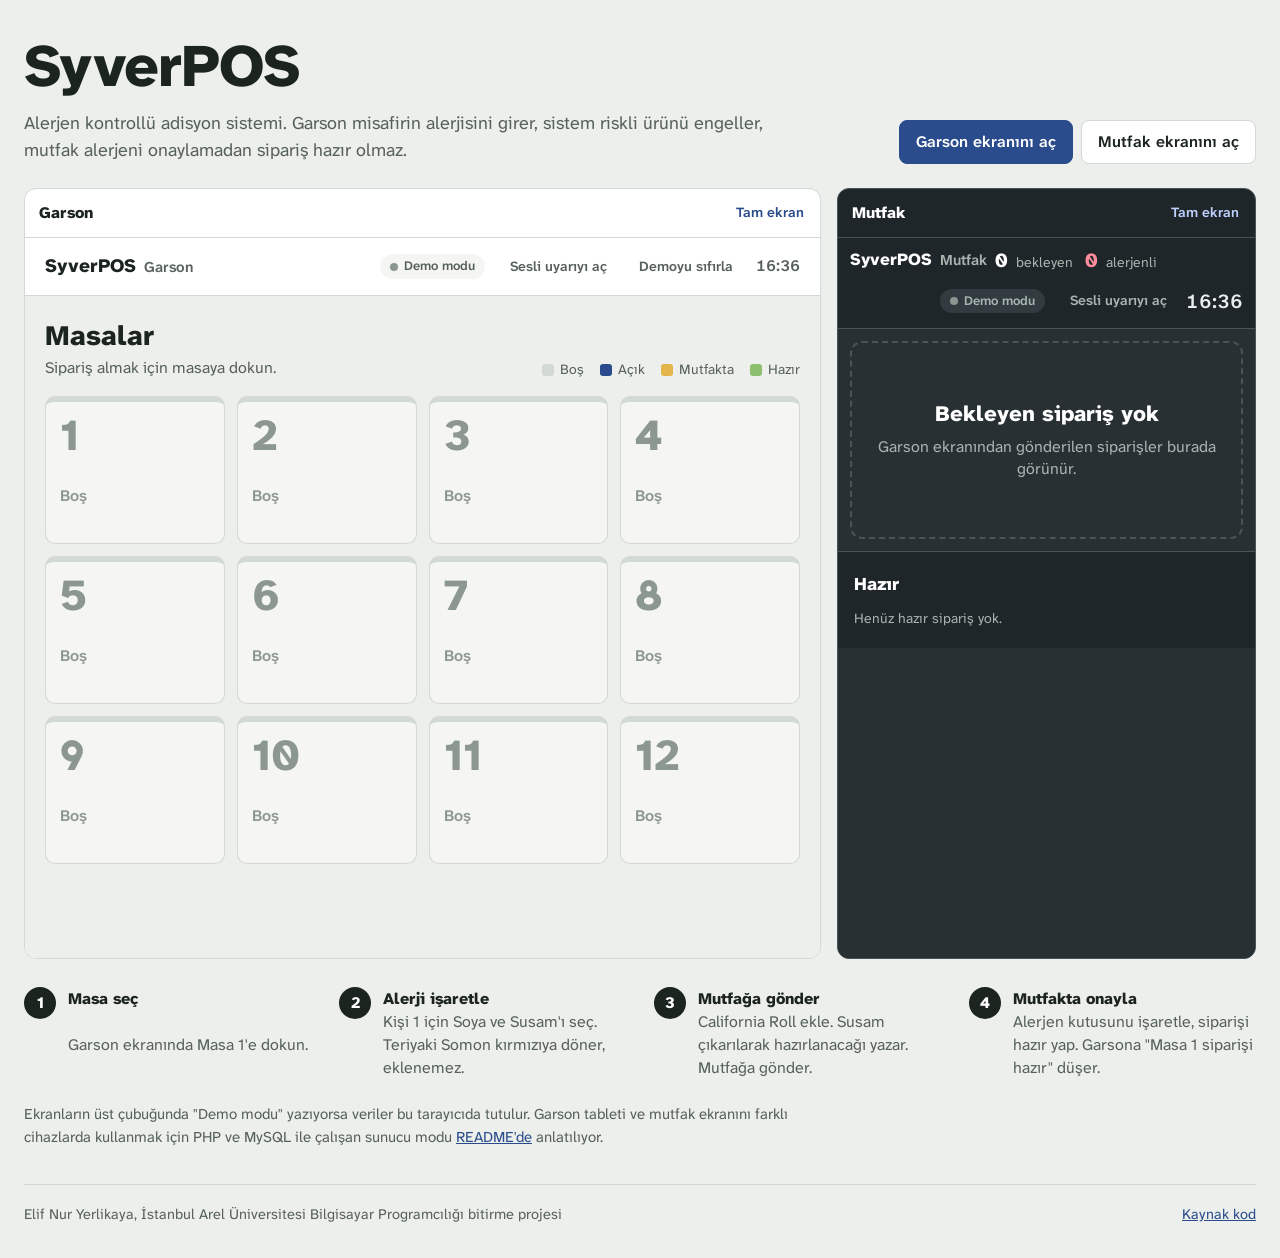
<file: index.html>
<!doctype html>
<html lang="tr">
<head>
  <meta charset="UTF-8">
  <meta name="viewport" content="width=device-width, initial-scale=1.0">
  <title>SyverPOS</title>
  <meta name="description" content="Alerjen kontrollü restoran adisyon ve mutfak ekranı. Garson ve mutfak ekranını yan yana dene.">
  <link rel="stylesheet" href="assets/css/style.css">
</head>
<body class="landing">
  <div class="l-wrap">
    <header class="l-head">
      <div>
        <h1>SyverPOS</h1>
        <p>Alerjen kontrollü adisyon sistemi. Garson misafirin alerjisini girer, sistem riskli ürünü engeller, mutfak alerjeni onaylamadan sipariş hazır olmaz.</p>
      </div>
      <div class="l-links">
        <a class="btn btn-primary" href="adisyon.html" target="_blank" rel="noopener">Garson ekranını aç</a>
        <a class="btn" href="mutfak.html" target="_blank" rel="noopener">Mutfak ekranını aç</a>
      </div>
    </header>

    <main class="demo" aria-label="Canlı demo">
      <section class="frame">
        <div class="frame-bar">Garson <a href="adisyon.html" target="_blank" rel="noopener">Tam ekran</a></div>
        <iframe src="adisyon.html" title="Garson ekranı"></iframe>
      </section>
      <section class="frame is-kitchen">
        <div class="frame-bar">Mutfak <a href="mutfak.html" target="_blank" rel="noopener">Tam ekran</a></div>
        <iframe src="mutfak.html" title="Mutfak ekranı"></iframe>
      </section>
    </main>

    <ol class="steps" aria-label="Nasıl denenir">
      <li><strong>Masa seç</strong><span>Garson ekranında Masa 1'e dokun.</span></li>
      <li><strong>Alerji işaretle</strong><span>Kişi 1 için Soya ve Susam'ı seç. Teriyaki Somon kırmızıya döner, eklenemez.</span></li>
      <li><strong>Mutfağa gönder</strong><span>California Roll ekle. Susam çıkarılarak hazırlanacağı yazar. Mutfağa gönder.</span></li>
      <li><strong>Mutfakta onayla</strong><span>Alerjen kutusunu işaretle, siparişi hazır yap. Garsona "Masa 1 siparişi hazır" düşer.</span></li>
    </ol>

    <p class="l-note">Ekranların üst çubuğunda "Demo modu" yazıyorsa veriler bu tarayıcıda tutulur. Garson tableti ve mutfak ekranını farklı cihazlarda kullanmak için PHP ve MySQL ile çalışan sunucu modu <a href="https://github.com/elifyrlkya10-boop/syverpos#sunucu-modu-xampp">README'de</a> anlatılıyor.</p>

    <footer class="l-foot">
      <span>Elif Nur Yerlikaya, İstanbul Arel Üniversitesi Bilgisayar Programcılığı bitirme projesi</span>
      <a href="https://github.com/elifyrlkya10-boop/syverpos">Kaynak kod</a>
    </footer>
  </div>
</body>
</html>
</file>
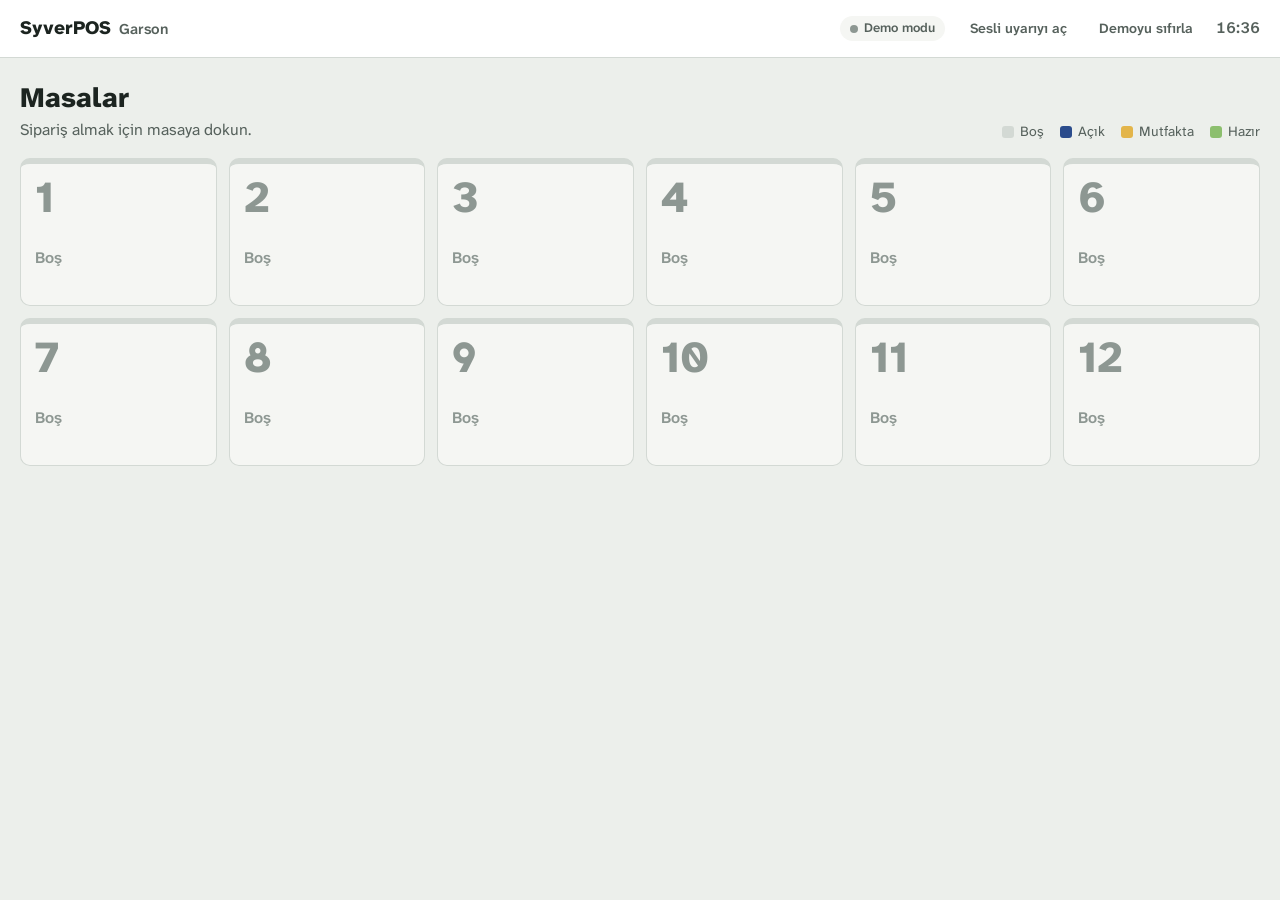
<file: adisyon.html>
<!doctype html>
<html lang="tr">
<head>
  <meta charset="UTF-8">
  <meta name="viewport" content="width=device-width, initial-scale=1.0, viewport-fit=cover">
  <title>SyverPOS Garson</title>
  <meta name="description" content="SyverPOS garson ekranı: masa, kişi, alerjen ve sipariş.">
  <link rel="stylesheet" href="assets/css/style.css">
</head>
<body class="garson">
  <div class="app">
    <header class="bar">
      <a class="brand" href="index.html">SyverPOS <span>Garson</span></a>
      <div class="bar-right">
        <span id="mode" class="mode-pill" hidden></span>
        <button id="sound" class="btn btn-quiet" type="button" aria-pressed="false">Sesli uyarıyı aç</button>
        <button id="reset" class="btn btn-quiet" type="button">Demoyu sıfırla</button>
        <span id="clock" class="clock" aria-label="Saat"></span>
      </div>
    </header>

    <div id="notices" class="notices" aria-live="polite"></div>

    <!-- 1. Ekran: masa planı -->
    <main id="view-tables" class="floor">
      <div class="floor-head">
        <div>
          <h1>Masalar</h1>
          <p>Sipariş almak için masaya dokun.</p>
        </div>
        <ul class="legend" aria-label="Renklerin anlamı">
          <li class="is-empty"><span class="dot"></span>Boş</li>
          <li class="is-open"><span class="dot"></span>Açık</li>
          <li class="is-kitchen"><span class="dot"></span>Mutfakta</li>
          <li class="is-ready"><span class="dot"></span>Hazır</li>
        </ul>
      </div>
      <div id="table-grid" class="table-grid"></div>
    </main>

    <!-- 2. Ekran: seçilen masanın siparişi -->
    <main id="view-table" class="order" hidden>
      <section class="order-side" aria-label="Sipariş al">
        <div class="order-top">
          <div class="table-title">
            <button id="back" class="btn btn-quiet back" type="button">Masalar</button>
            <h1 id="table-title">Masa</h1>
          </div>

          <div class="guest-block">
            <div id="guests" class="guests" aria-label="Kişiler"></div>
            <div class="allergy-row">
              <span id="allergy-label" class="allergy-label">Alerjiler</span>
              <div id="allergy-chips" class="chips" aria-label="Alerjenler"></div>
            </div>
          </div>
        </div>

        <div class="menu-tools">
          <input id="search" class="search" type="search" placeholder="Menüde ara" aria-label="Menüde ara" autocomplete="off">
          <label id="safe-only-wrap" class="safe-only" hidden>
            <input id="safe-only" type="checkbox"> Sadece uygun ürünler
          </label>
        </div>
        <div id="cats" class="cats" aria-label="Kategoriler"></div>

        <div class="menu-scroll">
          <p class="menu-hint">Kesik çizgili alerjen üründen çıkarılabilir.</p>
          <div id="dishes" class="dishes"></div>
        </div>
      </section>

      <aside id="check" class="check" aria-label="Adisyon">
        <div class="check-head">
          <h2 id="check-title">Adisyon</h2>
          <button id="check-close" class="btn btn-quiet check-close" type="button">Menüye dön</button>
        </div>
        <div id="check-body" class="check-body"></div>
        <div class="check-foot">
          <div class="total"><span>Toplam</span><strong id="total">0 TL</strong></div>
          <button id="send" class="btn btn-primary btn-big" type="button">Mutfağa gönder</button>
          <div class="foot-row">
            <button id="print" class="btn" type="button">Fiş yazdır</button>
            <button id="close-table" class="btn" type="button">Masayı kapat</button>
          </div>
        </div>
      </aside>

      <div class="mobile-bar">
        <button id="open-check" class="btn" type="button">Adisyon <span id="mb-count"></span></button>
        <strong id="mb-total" class="mb-total">0 TL</strong>
        <button id="mb-send" class="btn btn-primary" type="button">Mutfağa gönder</button>
      </div>
    </main>
  </div>

  <div id="print-area" aria-hidden="true"></div>

  <script src="assets/js/data.js"></script>
  <script src="assets/js/common.js"></script>
  <script src="assets/js/store.js"></script>
  <script src="assets/js/adisyon.js"></script>
</body>
</html>
</file>
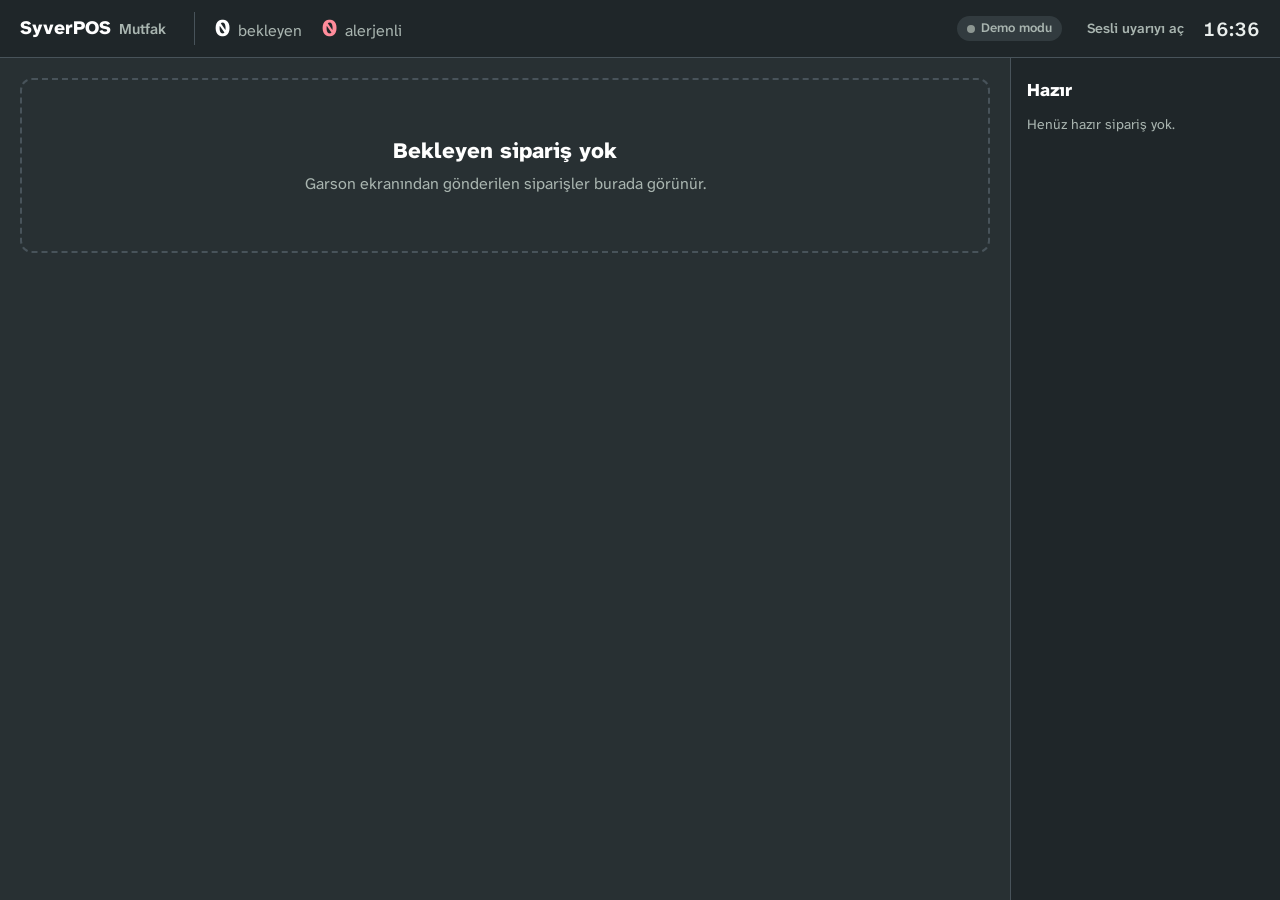
<file: mutfak.html>
<!doctype html>
<html lang="tr">
<head>
  <meta charset="UTF-8">
  <meta name="viewport" content="width=device-width, initial-scale=1.0">
  <title>SyverPOS Mutfak</title>
  <meta name="description" content="SyverPOS mutfak ekranı: gelen fişler ve alerjen kontrolü.">
  <link rel="stylesheet" href="assets/css/style.css">
</head>
<body class="mutfak">
  <div class="app">
    <header class="bar kbar">
      <a class="brand" href="index.html">SyverPOS <span>Mutfak</span></a>
      <div class="kstats" aria-live="polite">
        <span><strong id="n-waiting">0</strong> bekleyen</span>
        <span class="is-alert"><strong id="n-allergy">0</strong> alerjenli</span>
      </div>
      <div class="bar-right">
        <span id="mode" class="mode-pill" hidden></span>
        <button id="sound" class="btn btn-quiet" type="button" aria-pressed="false">Sesli uyarıyı aç</button>
        <span id="clock" class="clock" aria-label="Saat"></span>
      </div>
    </header>

    <main class="kboard">
      <section class="queue" aria-label="Bekleyen fişler">
        <div id="queue" class="queue-grid"></div>
      </section>
      <aside class="done" aria-label="Hazır siparişler">
        <h2>Hazır</h2>
        <ol id="done"></ol>
      </aside>
    </main>
  </div>

  <script src="assets/js/data.js"></script>
  <script src="assets/js/common.js"></script>
  <script src="assets/js/store.js"></script>
  <script src="assets/js/mutfak.js"></script>
</body>
</html>
</file>
<file: assets/css/style.css>
/* =========================================================
   SyverPOS stilleri
   Kural: kırmızı yalnızca alerjen içindir. Başka hiçbir yerde kullanılmaz,
   böylece mutfakta ve salonda kırmızı görmek "alerji var" demektir.
   ========================================================= */

/* Atkinson Hyperlegible Next: harfleri birbirine karışmayan, uzaktan okunması
   kolay bir yazı tipi. Dosyalar repoda, internet olmadan da çalışır. */
@font-face { font-family: 'Atkinson Next'; font-style: normal; font-weight: 400; font-display: swap; src: url('../fonts/atkinson-hyperlegible-next-latin-400-normal.woff2') format('woff2'); unicode-range: U+0000-00FF, U+0131, U+0152-0153, U+02BB-02BC, U+02C6, U+02DA, U+02DC, U+0304, U+0308, U+0329, U+2000-206F, U+20AC, U+2122, U+2191, U+2193, U+2212, U+2215, U+FEFF, U+FFFD; }
@font-face { font-family: 'Atkinson Next'; font-style: normal; font-weight: 400; font-display: swap; src: url('../fonts/atkinson-hyperlegible-next-latin-ext-400-normal.woff2') format('woff2'); unicode-range: U+0100-02BA, U+02BD-02C5, U+02C7-02CC, U+02CE-02D7, U+02DD-02FF, U+0304, U+0308, U+0329, U+1D00-1DBF, U+1E00-1E9F, U+1EF2-1EFF, U+2020, U+20A0-20AB, U+20AD-20C0, U+2113, U+2C60-2C7F, U+A720-A7FF; }
@font-face { font-family: 'Atkinson Next'; font-style: normal; font-weight: 600; font-display: swap; src: url('../fonts/atkinson-hyperlegible-next-latin-600-normal.woff2') format('woff2'); unicode-range: U+0000-00FF, U+0131, U+0152-0153, U+02BB-02BC, U+02C6, U+02DA, U+02DC, U+0304, U+0308, U+0329, U+2000-206F, U+20AC, U+2122, U+2191, U+2193, U+2212, U+2215, U+FEFF, U+FFFD; }
@font-face { font-family: 'Atkinson Next'; font-style: normal; font-weight: 600; font-display: swap; src: url('../fonts/atkinson-hyperlegible-next-latin-ext-600-normal.woff2') format('woff2'); unicode-range: U+0100-02BA, U+02BD-02C5, U+02C7-02CC, U+02CE-02D7, U+02DD-02FF, U+0304, U+0308, U+0329, U+1D00-1DBF, U+1E00-1E9F, U+1EF2-1EFF, U+2020, U+20A0-20AB, U+20AD-20C0, U+2113, U+2C60-2C7F, U+A720-A7FF; }
@font-face { font-family: 'Atkinson Next'; font-style: normal; font-weight: 800; font-display: swap; src: url('../fonts/atkinson-hyperlegible-next-latin-800-normal.woff2') format('woff2'); unicode-range: U+0000-00FF, U+0131, U+0152-0153, U+02BB-02BC, U+02C6, U+02DA, U+02DC, U+0304, U+0308, U+0329, U+2000-206F, U+20AC, U+2122, U+2191, U+2193, U+2212, U+2215, U+FEFF, U+FFFD; }
@font-face { font-family: 'Atkinson Next'; font-style: normal; font-weight: 800; font-display: swap; src: url('../fonts/atkinson-hyperlegible-next-latin-ext-800-normal.woff2') format('woff2'); unicode-range: U+0100-02BA, U+02BD-02C5, U+02C7-02CC, U+02CE-02D7, U+02DD-02FF, U+0304, U+0308, U+0329, U+1D00-1DBF, U+1E00-1E9F, U+1EF2-1EFF, U+2020, U+20A0-20AB, U+20AD-20C0, U+2113, U+2C60-2C7F, U+A720-A7FF; }

:root {
  /* Salon (garson ekranı) */
  --ink: #1C2420;           /* nori: ana yazı */
  --ink-2: #56615C;         /* ikincil yazı */
  --ink-3: #8D9792;
  --bg: #ECEFEB;            /* pirinç kâğıdı grisi */
  --surface: #FFFFFF;
  --surface-2: #F5F6F3;
  --line: #D3D9D4;
  --indigo: #2B4C8C;        /* ai-zome: noren perdesi lacivert, ana eylem */
  --indigo-ink: #1F3A6E;
  --indigo-soft: #E2E8F4;

  /* Anlamlı renkler */
  --allergy: #C4122F;       /* yalnızca alerjen */
  --allergy-ink: #970D24;
  --allergy-soft: #FBE7EA;
  --allergy-line: #EBA3AE;
  --caution: #7D5200;       /* zerdeçal: çıkarılacak malzeme, mutfakta bekleyen */
  --caution-bg: #FFF1D1;
  --caution-line: #E3B54A;
  --ok: #2F6B1E;            /* wasabi: hazır */
  --ok-bg: #E4F1DB;
  --ok-line: #8CBF6E;

  /* Mutfak */
  --steel: #283033;
  --steel-2: #323B3F;
  --steel-3: #1F2629;
  --steel-line: #48535A;
  --steel-text: #E9EEEC;
  --steel-muted: #A9B5B0;
  --paper: #FFFEF8;

  --radius: 10px;
  --font: 'Atkinson Next', system-ui, -apple-system, 'Segoe UI', Roboto, sans-serif;
}

*, *::before, *::after { box-sizing: border-box; }
html { -webkit-text-size-adjust: 100%; }
body {
  margin: 0;
  font-family: var(--font);
  font-size: 16px;
  line-height: 1.4;
  color: var(--ink);
  background: var(--bg);
}
button, input, textarea { font: inherit; color: inherit; }
button { cursor: pointer; }
h1, h2, h3, p { margin: 0; }
[hidden] { display: none !important; }
:focus-visible { outline: 3px solid var(--indigo); outline-offset: 2px; }
.icon { flex: none; }
.sr-only { position: absolute; width: 1px; height: 1px; overflow: hidden; clip: rect(0 0 0 0); white-space: nowrap; }

/* ---------- Düğmeler ---------- */

.btn {
  display: inline-flex;
  align-items: center;
  justify-content: center;
  gap: 6px;
  min-height: 44px;
  padding: 0 16px;
  border: 1px solid var(--line);
  border-radius: 8px;
  background: var(--surface);
  font-weight: 600;
  white-space: nowrap;
}
a.btn { color: var(--ink); text-decoration: none; }
.btn:hover:not(:disabled) { border-color: var(--ink-3); }
.btn:disabled { opacity: .45; cursor: not-allowed; }
.btn-primary, a.btn-primary { background: var(--indigo); border-color: var(--indigo); color: #fff; }
.btn-primary:hover:not(:disabled) { background: var(--indigo-ink); border-color: var(--indigo-ink); }
.btn-strong { background: var(--ink); border-color: var(--ink); color: #fff; }
.btn-ok { background: var(--ok); border-color: var(--ok); color: #fff; }
.btn-quiet { background: transparent; border-color: transparent; color: var(--ink-2); }
.btn-quiet:hover:not(:disabled) { background: var(--surface-2); border-color: var(--line); color: var(--ink); }
.btn-quiet[aria-pressed="true"] { background: var(--ok-bg); border-color: var(--ok-line); color: var(--ok); }
.btn-big { min-height: 54px; font-size: 17px; }

/* ---------- Üst çubuk ---------- */

.app { display: flex; flex-direction: column; height: 100vh; height: 100dvh; }
.bar {
  display: flex;
  align-items: center;
  gap: 16px;
  flex-wrap: wrap;
  min-height: 58px;
  padding: 8px 20px;
  background: var(--surface);
  border-bottom: 1px solid var(--line);
}
.brand {
  display: flex;
  align-items: baseline;
  gap: 8px;
  color: var(--ink);
  font-size: 19px;
  font-weight: 800;
  text-decoration: none;
}
.brand span { color: var(--ink-2); font-size: 15px; font-weight: 600; }
.bar-right { display: flex; align-items: center; gap: 6px; margin-left: auto; }
.bar-right .btn { min-height: 38px; padding: 0 12px; font-size: 14px; }
.mode-pill {
  display: inline-flex;
  align-items: center;
  gap: 6px;
  margin-right: 6px;
  padding: 3px 10px;
  border-radius: 999px;
  background: var(--surface-2);
  color: var(--ink-2);
  font-size: 13px;
  font-weight: 600;
  white-space: nowrap;
  cursor: help;
}
.mode-pill::before { content: ''; width: 8px; height: 8px; border-radius: 50%; background: var(--ink-3); }
.mode-pill.is-server { background: var(--ok-bg); color: var(--ok); }
.mode-pill.is-server::before { background: var(--ok); }
.mode-pill.is-offline { background: var(--caution-line); color: #3A2600; }
.mode-pill.is-offline::before { background: #3A2600; }
.kbar .mode-pill { background: var(--steel-2); color: var(--steel-muted); }
.kbar .mode-pill.is-server { background: rgba(140, 191, 110, .18); color: #B9E09F; }
.kbar .mode-pill.is-server::before { background: #8CBF6E; }
.kbar .mode-pill.is-offline { background: var(--caution-line); color: #3A2600; }
.clock { min-width: 48px; text-align: right; font-weight: 600; font-variant-numeric: tabular-nums; color: var(--ink-2); }

/* ---------- Hazır bildirimi (garson) ---------- */

.notices { display: grid; gap: 8px; padding: 0 20px; }
.notices:not(:empty) { padding-top: 12px; }
.notice {
  display: flex;
  align-items: center;
  gap: 12px;
  padding: 8px 8px 8px 14px;
  border: 1px solid var(--ok-line);
  border-radius: var(--radius);
  background: var(--ok-bg);
  color: var(--ok);
  animation: arrive .35s ease-out;
}
.notice strong { color: var(--ink); font-size: 17px; }
.notice-time { color: var(--ink-2); margin-left: 6px; font-variant-numeric: tabular-nums; }
.notice-actions { display: flex; gap: 8px; margin-left: auto; }
@keyframes arrive { from { transform: translateY(-6px); opacity: 0; } to { transform: none; opacity: 1; } }

/* ---------- Masa planı ---------- */

.floor { flex: 1; min-height: 0; overflow: auto; padding: 20px; }
.floor-head { display: flex; flex-wrap: wrap; align-items: flex-end; gap: 8px 24px; margin-bottom: 16px; }
.floor-head h1 { font-size: 28px; font-weight: 800; }
.floor-head p { color: var(--ink-2); margin-top: 2px; }
.legend { display: flex; flex-wrap: wrap; gap: 6px 16px; margin: 0 0 0 auto; padding: 0; list-style: none; color: var(--ink-2); font-size: 14px; }
.legend li { display: flex; align-items: center; gap: 6px; }
.dot { width: 12px; height: 12px; border-radius: 3px; background: var(--line); }
.legend .is-open .dot { background: var(--indigo); }
.legend .is-kitchen .dot { background: var(--caution-line); }
.legend .is-ready .dot { background: var(--ok-line); }

.table-grid { display: grid; grid-template-columns: repeat(auto-fill, minmax(max(168px, calc((100% - 60px) / 6)), 1fr)); gap: 12px; }
.ttile {
  position: relative;
  display: grid;
  grid-template-rows: 1fr auto auto;
  gap: 4px;
  min-height: 148px;
  padding: 12px 14px 12px;
  text-align: left;
  border: 1px solid var(--line);
  border-top: 6px solid var(--line);
  border-radius: var(--radius);
  background: var(--surface);
}
.ttile:hover { border-color: var(--ink-3); }
.ttile-num { font-size: 44px; font-weight: 800; line-height: 1; letter-spacing: -.02em; }
.ttile-status { font-weight: 800; }
.ttile-meta { display: flex; justify-content: space-between; gap: 8px; color: var(--ink-2); font-size: 14px; font-variant-numeric: tabular-nums; }
.ttile-flag {
  position: absolute;
  top: 12px;
  right: 12px;
  padding: 2px 9px;
  border-radius: 999px;
  background: var(--allergy);
  color: #fff;
  font-size: 13px;
  font-weight: 800;
}
.ttile.is-empty { background: var(--surface-2); }
.ttile.is-empty .ttile-num { color: var(--ink-3); }
.ttile.is-empty .ttile-status { color: var(--ink-3); font-weight: 600; }
.ttile.is-open { border-top-color: var(--indigo); }
.ttile.is-open .ttile-status { color: var(--indigo); }
.ttile.is-kitchen { border-top-color: var(--caution-line); }
.ttile.is-kitchen .ttile-status { color: var(--caution); }
.ttile.is-ready { border-top-color: var(--ok-line); background: var(--ok-bg); }
.ttile.is-ready .ttile-status { color: var(--ok); }

/* ---------- Sipariş ekranı ---------- */

.order { flex: 1; min-height: 0; display: grid; grid-template-columns: minmax(0, 1fr) 390px; }
.order-side { display: flex; flex-direction: column; min-height: 0; border-right: 1px solid var(--line); }
.order-top { display: grid; gap: 14px; padding: 14px 20px 16px; background: var(--surface); border-bottom: 1px solid var(--line); }
.table-title { display: flex; align-items: center; gap: 8px; }
.table-title h1 { font-size: 26px; font-weight: 800; }
.back { padding-left: 8px; }

.guest-block { display: grid; gap: 12px; }
.guests { display: flex; flex-wrap: wrap; gap: 8px; }
.guest {
  display: inline-flex;
  align-items: stretch;
  border: 1px solid var(--line);
  border-radius: 999px;
  background: var(--surface);
  overflow: hidden;
}
.guest-select, .guest-remove, .guest-add { border: 0; background: transparent; min-height: 44px; }
.guest-select { display: inline-flex; align-items: center; gap: 8px; padding: 0 16px; font-weight: 600; }
.guest-remove { width: 40px; display: grid; place-items: center; color: var(--ink-2); border-left: 1px solid var(--line); }
.guest-remove .icon { width: 16px; height: 16px; }
.guest-remove:hover { color: var(--ink); background: var(--surface-2); }
.guest.is-active { border-color: var(--indigo); background: var(--indigo); color: #fff; }
.guest.is-active .guest-remove { color: #fff; border-left-color: rgba(255, 255, 255, .3); }
.guest.is-active .guest-remove:hover { background: var(--indigo-ink); }
.guest-badge { padding: 1px 8px; border-radius: 999px; background: var(--allergy); color: #fff; font-size: 12.5px; font-weight: 800; }
.guest.is-active .guest-badge { background: #fff; color: var(--allergy); }
.guest-add {
  display: inline-flex;
  align-items: center;
  gap: 4px;
  padding: 0 16px 0 12px;
  border: 1px dashed var(--ink-3);
  border-radius: 999px;
  color: var(--ink-2);
  font-weight: 600;
}
.guest-add:hover { color: var(--ink); border-color: var(--ink); }

.allergy-row { display: grid; gap: 8px; }
.allergy-label { font-weight: 600; color: var(--ink-2); }
.chips { display: flex; flex-wrap: wrap; gap: 6px; }
.chip {
  display: inline-flex;
  align-items: center;
  gap: 4px;
  min-height: 40px;
  padding: 0 13px;
  border: 1px solid var(--line);
  border-radius: 999px;
  background: var(--surface);
  font-size: 14.5px;
  font-weight: 600;
}
.chip:hover { border-color: var(--ink-3); }
.chip .icon { width: 16px; height: 16px; margin-left: -3px; }
.chip[aria-pressed="true"] { background: var(--allergy); border-color: var(--allergy); color: #fff; }

.menu-tools { display: flex; flex-wrap: wrap; align-items: center; gap: 8px 16px; padding: 14px 20px 0; }
.search {
  flex: 1 1 240px;
  min-height: 44px;
  padding: 0 14px;
  border: 1px solid var(--line);
  border-radius: 8px;
  background: var(--surface);
}
.safe-only { display: flex; align-items: center; gap: 8px; min-height: 44px; font-weight: 600; font-size: 15px; cursor: pointer; }
.safe-only input { width: 20px; height: 20px; accent-color: var(--indigo); margin: 0; }

.cats { display: flex; gap: 4px; padding: 10px 20px; overflow-x: auto; scrollbar-width: none; }
.cats::-webkit-scrollbar { display: none; }
.cat {
  flex: none;
  min-height: 40px;
  padding: 0 14px;
  border: 0;
  border-radius: 8px;
  background: transparent;
  color: var(--ink-2);
  font-weight: 600;
}
.cat:hover { color: var(--ink); background: var(--surface); }
.cat[aria-pressed="true"] { background: var(--ink); color: #fff; }

.menu-scroll { flex: 1; min-height: 0; overflow: auto; padding: 0 20px 24px; }
.menu-hint { margin: 2px 0 10px; font-size: 13.5px; color: var(--ink-2); }
.dishes { display: grid; grid-template-columns: repeat(auto-fill, minmax(230px, 1fr)); gap: 10px; }
.dish {
  display: grid;
  grid-template-columns: minmax(0, 1fr) auto;
  align-content: start;
  gap: 8px 12px;
  min-height: 112px;
  padding: 12px 14px;
  text-align: left;
  border: 1px solid var(--line);
  border-radius: var(--radius);
  background: var(--surface);
}
.dish:hover { border-color: var(--ink-3); }
.dish-name { font-weight: 800; font-size: 16.5px; line-height: 1.25; }
.dish-price { color: var(--ink-2); font-weight: 600; font-variant-numeric: tabular-nums; }
.dish-tags { grid-column: 1 / -1; display: flex; flex-wrap: wrap; gap: 4px; }
.tag {
  padding: 1px 7px;
  border: 1px solid var(--line);
  border-radius: 5px;
  background: var(--surface-2);
  color: var(--ink-2);
  font-size: 12.5px;
}
.tag.is-removable { border-style: dashed; border-color: var(--ink-3); }
.tag.is-hit { border-color: var(--allergy); background: var(--allergy-soft); color: var(--allergy-ink); font-weight: 600; }
.tag.is-hit.is-removable { border-color: var(--caution-line); background: var(--caution-bg); color: var(--caution); }
.dish-verdict { grid-column: 1 / -1; font-size: 14px; font-weight: 600; line-height: 1.3; }
.dish.is-blocked { background: var(--allergy-soft); border-color: var(--allergy-line); box-shadow: inset 5px 0 0 var(--allergy); }
.dish.is-blocked .dish-name, .dish.is-blocked .dish-verdict { color: var(--allergy-ink); }
.dish.is-caution { box-shadow: inset 5px 0 0 var(--caution-line); }
.dish.is-caution .dish-verdict { color: var(--caution); }
.dish.is-safe .dish-verdict { color: var(--ok); }
.empty-note { grid-column: 1 / -1; padding: 24px 0; color: var(--ink-2); }

/* ---------- Adisyon ---------- */

.check { display: flex; flex-direction: column; min-height: 0; background: var(--surface); }
.check-head { display: flex; align-items: center; justify-content: space-between; gap: 8px; min-height: 58px; padding: 10px 20px; border-bottom: 1px solid var(--line); }
.check-head h2 { font-size: 19px; font-weight: 800; }
.check-close { display: none; }
.check-body { flex: 1; min-height: 0; overflow: auto; padding: 4px 20px 16px; }
.check-empty { padding: 32px 8px; color: var(--ink-2); text-align: center; }
.group-title { margin: 16px 0 2px; font-size: 14px; font-weight: 600; color: var(--ink-2); }
.line { padding: 12px 0; border-bottom: 1px solid var(--line); }
.line-group .line:last-child { border-bottom: 0; }
.line-top { display: grid; grid-template-columns: minmax(0, 1fr) auto; gap: 12px; }
.line-name { font-weight: 800; }
.line-sub { display: flex; flex-wrap: wrap; align-items: center; gap: 4px 10px; margin-top: 2px; color: var(--ink-2); font-size: 14.5px; }
.line-price { font-weight: 600; font-variant-numeric: tabular-nums; }
.line-flag { margin-top: 8px; padding: 7px 10px; border-radius: 7px; font-size: 14px; font-weight: 600; line-height: 1.35; }
.line-flag.is-allergy { background: var(--allergy-soft); color: var(--allergy-ink); }
.line-flag.is-blocked { background: var(--allergy); color: #fff; }
.line-flag.is-caution { background: var(--caution-bg); color: var(--caution); }
.line-note { margin-top: 6px; font-size: 14.5px; }
.line-tools { display: flex; align-items: center; gap: 4px; margin-top: 8px; }
.stepper { display: inline-flex; align-items: center; margin-right: 6px; border: 1px solid var(--line); border-radius: 8px; }
.stepper button { width: 40px; height: 38px; border: 0; background: transparent; font-size: 20px; font-weight: 600; line-height: 1; }
.stepper button:hover { background: var(--surface-2); }
.stepper span { min-width: 26px; text-align: center; font-weight: 800; font-variant-numeric: tabular-nums; }
.link-btn { min-height: 38px; padding: 0 10px; border: 0; border-radius: 6px; background: transparent; color: var(--indigo); font-size: 14.5px; font-weight: 600; }
.link-btn:hover { background: var(--indigo-soft); }
.status { padding: 1px 8px; border-radius: 999px; font-size: 13px; font-weight: 800; }
.status.is-sent { background: var(--caution-bg); color: var(--caution); }
.status.is-ready { background: var(--ok-bg); color: var(--ok); }

.check-foot { display: grid; gap: 10px; padding: 14px 20px 18px; border-top: 1px solid var(--line); background: var(--surface-2); }
.total { display: flex; align-items: baseline; justify-content: space-between; font-weight: 600; }
.total strong { font-size: 30px; font-weight: 800; font-variant-numeric: tabular-nums; }
.foot-row { display: grid; grid-template-columns: 1fr 1fr; gap: 8px; }
.mobile-bar { display: none; }

/* ---------- Pencere ve bildirim ---------- */

.modal-backdrop {
  position: fixed;
  inset: 0;
  z-index: 50;
  display: grid;
  place-items: center;
  padding: 16px;
  background: rgba(20, 26, 24, .55);
}
.modal {
  width: min(480px, 100%);
  max-height: calc(100dvh - 32px);
  overflow: auto;
  padding: 22px;
  border-radius: 14px;
  background: var(--surface);
  color: var(--ink);
  box-shadow: 0 24px 60px rgba(0, 0, 0, .28);
}
.modal h2 { margin-bottom: 10px; font-size: 21px; font-weight: 800; }
.modal-body { color: var(--ink-2); line-height: 1.5; }
.modal-body strong { color: var(--ink); }
.modal-body textarea { width: 100%; min-height: 96px; padding: 10px 12px; border: 1px solid var(--line); border-radius: 8px; resize: vertical; color: var(--ink); }
.modal-actions { display: flex; flex-wrap: wrap; justify-content: flex-end; gap: 8px; margin-top: 20px; }
.alert-box, .warn-box { margin-top: 12px; padding: 12px 14px; border-radius: 8px; font-weight: 600; line-height: 1.4; }
.alert-box { background: var(--allergy-soft); color: var(--allergy-ink); }
.warn-box { background: var(--caution-bg); color: var(--caution); }
.quick-notes { display: flex; flex-wrap: wrap; gap: 6px; margin-top: 10px; }

.toast {
  position: fixed;
  left: 50%;
  bottom: 24px;
  z-index: 60;
  max-width: calc(100% - 32px);
  padding: 12px 18px;
  border-radius: 10px;
  background: var(--ink);
  color: #fff;
  font-weight: 600;
  opacity: 0;
  transform: translate(-50%, 12px);
  transition: opacity .2s, transform .2s;
  pointer-events: none;
}
.toast.show { opacity: 1; transform: translate(-50%, 0); }

/* ---------- Mutfak ---------- */

body.mutfak { background: var(--steel); color: var(--steel-text); }
.kbar { background: var(--steel-3); border-bottom-color: var(--steel-line); }
.kbar .brand { color: #fff; }
.kbar .brand span { color: var(--steel-muted); }
.kbar .clock { color: var(--steel-text); font-size: 20px; }
.kbar .btn-quiet { color: var(--steel-muted); }
.kbar .btn-quiet:hover { background: var(--steel-2); border-color: var(--steel-line); color: #fff; }
.kbar .btn-quiet[aria-pressed="true"] { background: var(--steel-text); border-color: var(--steel-text); color: var(--steel); }
.kstats { display: flex; gap: 20px; margin-left: 12px; padding-left: 20px; border-left: 1px solid var(--steel-line); color: var(--steel-muted); }
.kstats span { white-space: nowrap; }
.kstats strong { margin-right: 4px; color: #fff; font-size: 24px; font-variant-numeric: tabular-nums; }
.kstats .is-alert strong { color: #FF8C9B; }

.kboard { flex: 1; min-height: 0; display: grid; grid-template-columns: minmax(0, 1fr) 270px; }
.queue { min-height: 0; overflow: auto; padding: 20px; }
.queue-grid { display: grid; grid-template-columns: repeat(auto-fill, minmax(310px, 1fr)); align-items: start; gap: 18px; }
.kempty { grid-column: 1 / -1; padding: 56px 20px; border: 2px dashed var(--steel-line); border-radius: 12px; color: var(--steel-muted); text-align: center; }
.kempty strong { display: block; margin-bottom: 6px; color: #fff; font-size: 22px; }

.done { min-height: 0; overflow: auto; padding: 20px 16px; background: var(--steel-3); border-left: 1px solid var(--steel-line); }
.done h2 { margin-bottom: 12px; color: #fff; font-size: 18px; }
.done ol { display: grid; gap: 8px; margin: 0; padding: 0; list-style: none; }
.done li { display: flex; align-items: center; gap: 8px; padding: 10px 10px 10px 12px; border-radius: 8px; background: var(--steel-2); }
.done li div { display: grid; flex: 1; font-size: 14px; }
.done li strong { color: #fff; font-size: 16px; }
.done .muted { color: var(--steel-muted); font-weight: 400; }
.done li button { min-height: 38px; padding: 0 12px; border: 1px solid var(--steel-line); border-radius: 6px; background: transparent; color: var(--steel-text); font-size: 14px; font-weight: 600; }
.done li button:hover { background: var(--steel); }
.done .done-empty { display: block; background: none; padding: 0; color: var(--steel-muted); font-size: 14px; }

.ticket {
  position: relative;
  overflow: hidden;
  border-radius: 4px;
  background: var(--paper);
  color: #1A1F1D;
  box-shadow: 0 2px 0 rgba(0, 0, 0, .3), 0 12px 28px rgba(0, 0, 0, .28);
}
/* Alerjenli fiş: üstte kırmızı-beyaz uyarı şeridi, mutfağın her yerinden görünür */
.ticket.has-allergy::before {
  content: '';
  display: block;
  height: 16px;
  background: repeating-linear-gradient(-45deg, var(--allergy) 0 12px, #fff 12px 24px);
}
.ticket-head { display: flex; align-items: center; gap: 10px; padding: 12px 14px 10px; border-bottom: 2px dashed #D3CFC2; }
.t-table { font-size: 25px; font-weight: 800; line-height: 1.1; }
.t-no { color: #6B706D; font-weight: 600; }
.t-time { margin-left: auto; color: #6B706D; font-variant-numeric: tabular-nums; }
.t-age { padding: 2px 9px; border-radius: 999px; background: #ECEAE2; font-weight: 800; font-variant-numeric: tabular-nums; }
.t-age.is-late { background: var(--caution-line); color: #3A2600; }
.ticket.is-new .ticket-head { animation: newticket 2s ease-out; }
@keyframes newticket { 0%, 30% { background: #FFE38A; } 100% { background: transparent; } }

.t-items { margin: 0; padding: 2px 14px 6px; list-style: none; }
.t-item { padding: 12px 0; border-bottom: 1px solid #E6E2D6; }
.t-item:last-child { border-bottom: 0; }
.t-line { display: grid; grid-template-columns: 2.6ch minmax(0, 1fr); gap: 8px; font-size: 22px; font-weight: 800; line-height: 1.2; }
.t-guest { margin: 2px 0 0 calc(2.6ch + 8px); color: #5D635F; font-weight: 600; }
.t-alert { margin-top: 10px; padding: 10px 12px; border-radius: 6px; background: var(--allergy); color: #fff; }
.t-alert p { font-size: 19px; font-weight: 800; line-height: 1.25; }
.t-alert p + p { margin-top: 2px; }
.t-alert .t-sub { margin-top: 8px; padding-top: 8px; border-top: 1px solid rgba(255, 255, 255, .5); font-size: 15px; font-weight: 600; }
.t-note { margin-top: 8px; padding: 8px 10px; border-radius: 6px; background: #FFF0C2; color: #4F3600; font-weight: 600; }

.ticket-foot { display: grid; gap: 10px; padding: 12px 14px 14px; background: #F3F1E9; }
.t-check {
  display: flex;
  align-items: flex-start;
  gap: 10px;
  padding: 10px 12px;
  border: 2px solid var(--allergy);
  border-radius: 8px;
  background: #fff;
  font-weight: 800;
  cursor: pointer;
}
.t-check input { flex: none; width: 24px; height: 24px; margin: 0; accent-color: var(--allergy); }
.t-ready { min-height: 56px; border: 0; border-radius: 8px; background: var(--ok); color: #fff; font-size: 17px; font-weight: 800; }
.t-ready:hover:not(:disabled) { background: #255716; }
.t-ready:disabled { background: #D2D6D1; color: #5D635F; cursor: not-allowed; }

/* ---------- Fiş çıktısı ---------- */

#print-area { display: none; }
@media print {
  @page { size: 80mm auto; margin: 4mm; }
  body { background: #fff; }
  .app, .modal-backdrop, .toast { display: none !important; }
  #print-area { display: block; width: 72mm; color: #000; font: 12px/1.35 'Courier New', monospace; }
  #print-area .r-head { text-align: center; margin-bottom: 8px; }
  #print-area .r-head strong { font-size: 16px; }
  #print-area table { width: 100%; border-collapse: collapse; }
  #print-area th { text-align: left; border-bottom: 1px dashed #000; font-weight: 700; }
  #print-area th:not(:first-child), #print-area td:not(:first-child) { text-align: right; white-space: nowrap; padding-left: 4px; }
  #print-area td { vertical-align: top; padding: 4px 0; border-bottom: 1px dotted #999; }
  #print-area .r-extra { font-size: 11px; }
  #print-area .r-total { display: flex; justify-content: space-between; margin-top: 8px; padding-top: 6px; border-top: 1px dashed #000; font-size: 14px; }
  #print-area .r-foot { margin-top: 10px; text-align: center; }
}

/* ---------- Tablet ve telefon ---------- */

@media (max-width: 1180px) {
  .order { grid-template-columns: minmax(0, 1fr) 340px; }
  .check-foot, .check-body, .check-head { padding-left: 16px; padding-right: 16px; }
}

@media (max-width: 860px) {
  .app { height: auto; min-height: 100dvh; }
  .order { display: block; }
  .order-side { border-right: 0; }
  .menu-scroll { overflow: visible; padding-bottom: 96px; }
  .check {
    position: fixed;
    inset: 0;
    z-index: 30;
    visibility: hidden;
    transform: translateY(100%);
    transition: transform .22s ease, visibility 0s linear .22s;
  }
  body.check-open .check { visibility: visible; transform: none; transition: transform .22s ease; }
  body.check-open { overflow: hidden; }
  .check-close { display: inline-flex; }
  .mobile-bar {
    position: fixed;
    left: 0;
    right: 0;
    bottom: 0;
    z-index: 20;
    display: flex;
    align-items: center;
    gap: 10px;
    padding: 10px 16px calc(10px + env(safe-area-inset-bottom));
    background: var(--surface);
    border-top: 1px solid var(--line);
    box-shadow: 0 -8px 24px rgba(0, 0, 0, .06);
  }
  .mb-total { font-size: 18px; font-variant-numeric: tabular-nums; }
  .mobile-bar .btn-primary { margin-left: auto; }
  .garson .toast { bottom: 88px; }

  .kboard { display: block; }
  .done { border-left: 0; border-top: 1px solid var(--steel-line); }
}

@media (max-width: 600px) {
  .bar { gap: 8px; padding: 8px 12px; }
  .brand { font-size: 17px; }
  #reset { display: none; }
  .floor, .order-top { padding-left: 16px; padding-right: 16px; }
  .menu-tools, .cats { padding-left: 16px; padding-right: 16px; }
  .menu-scroll { padding-left: 16px; padding-right: 16px; }
  .notices { padding-left: 12px; padding-right: 12px; }
  .notice { flex-wrap: wrap; }
  .notice-actions { width: 100%; }
  .notice-actions .btn { flex: 1; }
  .legend { margin-left: 0; }
  .table-grid { grid-template-columns: repeat(3, minmax(0, 1fr)); gap: 8px; }
  .ttile { min-height: 112px; padding: 10px; }
  .ttile-num { font-size: 34px; }
  .ttile-flag { top: 8px; right: 8px; padding: 1px 7px; font-size: 12px; }
  .ttile-meta { flex-direction: column; gap: 0; font-size: 13px; }
  .dishes { grid-template-columns: 1fr; }
  .dish { min-height: 0; }
  .order-top { gap: 10px; padding-top: 10px; }
  .guest-select, .guest-remove, .guest-add { min-height: 40px; }
  .chip { min-height: 36px; padding: 0 11px; font-size: 14px; }
  .chips { gap: 5px; }
  .kstats { gap: 12px; margin-left: 0; padding-left: 0; border-left: 0; font-size: 14px; }
  .kstats span { white-space: nowrap; }
.kstats strong { font-size: 20px; }
  .queue { padding: 12px; }
  .queue-grid { grid-template-columns: 1fr; }
}

@media (prefers-reduced-motion: reduce) {
  *, *::before, *::after { animation: none !important; transition: none !important; }
}

/* ---------- Giriş sayfası (index.html) ---------- */

body.landing { background: var(--bg); }
.l-wrap { max-width: 1680px; margin: 0 auto; padding: 0 24px; }
.l-head { display: grid; grid-template-columns: minmax(0, 1fr) auto; align-items: end; gap: 20px 40px; padding: 36px 0 24px; }
.l-head h1 { font-size: clamp(36px, 5vw, 60px); font-weight: 800; letter-spacing: -.02em; line-height: 1; }
.l-head p { max-width: 62ch; margin-top: 14px; color: var(--ink-2); font-size: 18px; line-height: 1.5; }
.l-links { display: flex; flex-wrap: wrap; gap: 8px; }
.demo { display: grid; grid-template-columns: minmax(0, 1.9fr) minmax(0, 1fr); gap: 16px; }
.frame { overflow: hidden; border: 1px solid var(--line); border-radius: 12px; background: var(--surface); }
.frame-bar { display: flex; align-items: center; justify-content: space-between; gap: 8px; padding: 8px 8px 8px 14px; border-bottom: 1px solid var(--line); font-weight: 800; }
.frame-bar a { color: var(--indigo); font-size: 14px; font-weight: 600; text-decoration: none; padding: 6px 8px; border-radius: 6px; }
.frame-bar a:hover { background: var(--indigo-soft); }
.frame.is-kitchen { border-color: var(--steel-line); background: var(--steel-3); }
.frame.is-kitchen .frame-bar { color: #fff; border-bottom-color: var(--steel-line); }
.frame.is-kitchen .frame-bar a { color: #BFD0FF; }
.frame.is-kitchen .frame-bar a:hover { background: var(--steel-2); }
.frame iframe { display: block; width: 100%; height: min(80vh, 860px); border: 0; }
.steps { display: grid; grid-template-columns: repeat(4, minmax(0, 1fr)); gap: 16px 28px; margin: 28px 0 0; padding: 0; list-style: none; counter-reset: step; }
.steps li { counter-increment: step; display: grid; grid-template-columns: auto 1fr; gap: 0 12px; line-height: 1.45; }
.steps li::before { content: counter(step); grid-row: span 2; display: grid; place-items: center; width: 32px; height: 32px; border-radius: 50%; background: var(--ink); color: #fff; font-weight: 800; }
.steps strong { display: block; }
.steps span { color: var(--ink-2); }
.l-note { max-width: 78ch; margin-top: 24px; color: var(--ink-2); font-size: 15px; line-height: 1.5; }
.l-note a { color: var(--indigo); }
.l-foot { display: flex; flex-wrap: wrap; justify-content: space-between; gap: 8px 24px; margin-top: 36px; padding: 20px 0 32px; border-top: 1px solid var(--line); color: var(--ink-2); font-size: 14.5px; }
.l-foot a { color: var(--indigo); }

@media (max-width: 1100px) {
  .demo { grid-template-columns: 1fr; }
  .steps { grid-template-columns: repeat(2, minmax(0, 1fr)); }
}
@media (max-width: 600px) {
  .l-wrap { padding: 0 16px; }
  .l-head { grid-template-columns: 1fr; padding-top: 24px; }
  .l-head p { font-size: 16.5px; }
  .steps { grid-template-columns: 1fr; }
  .frame iframe { height: 78vh; }
}
</file>
